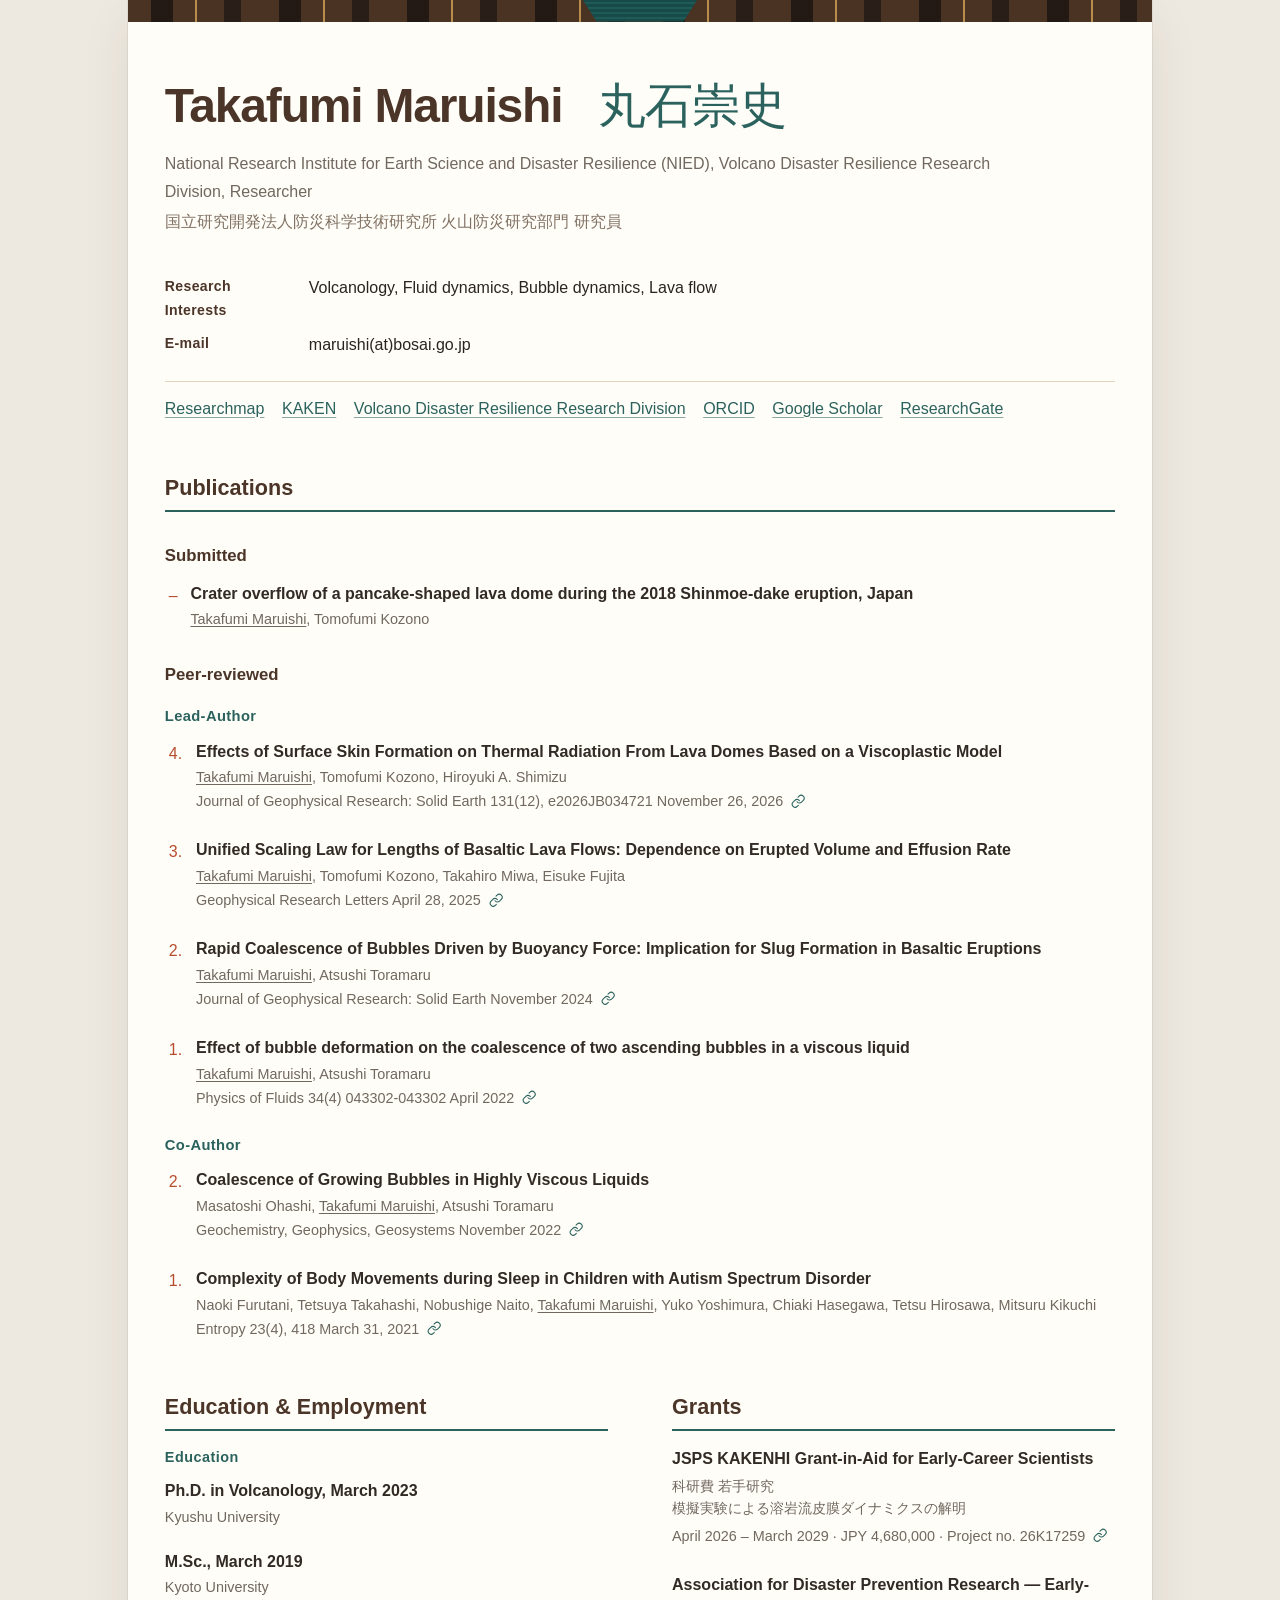
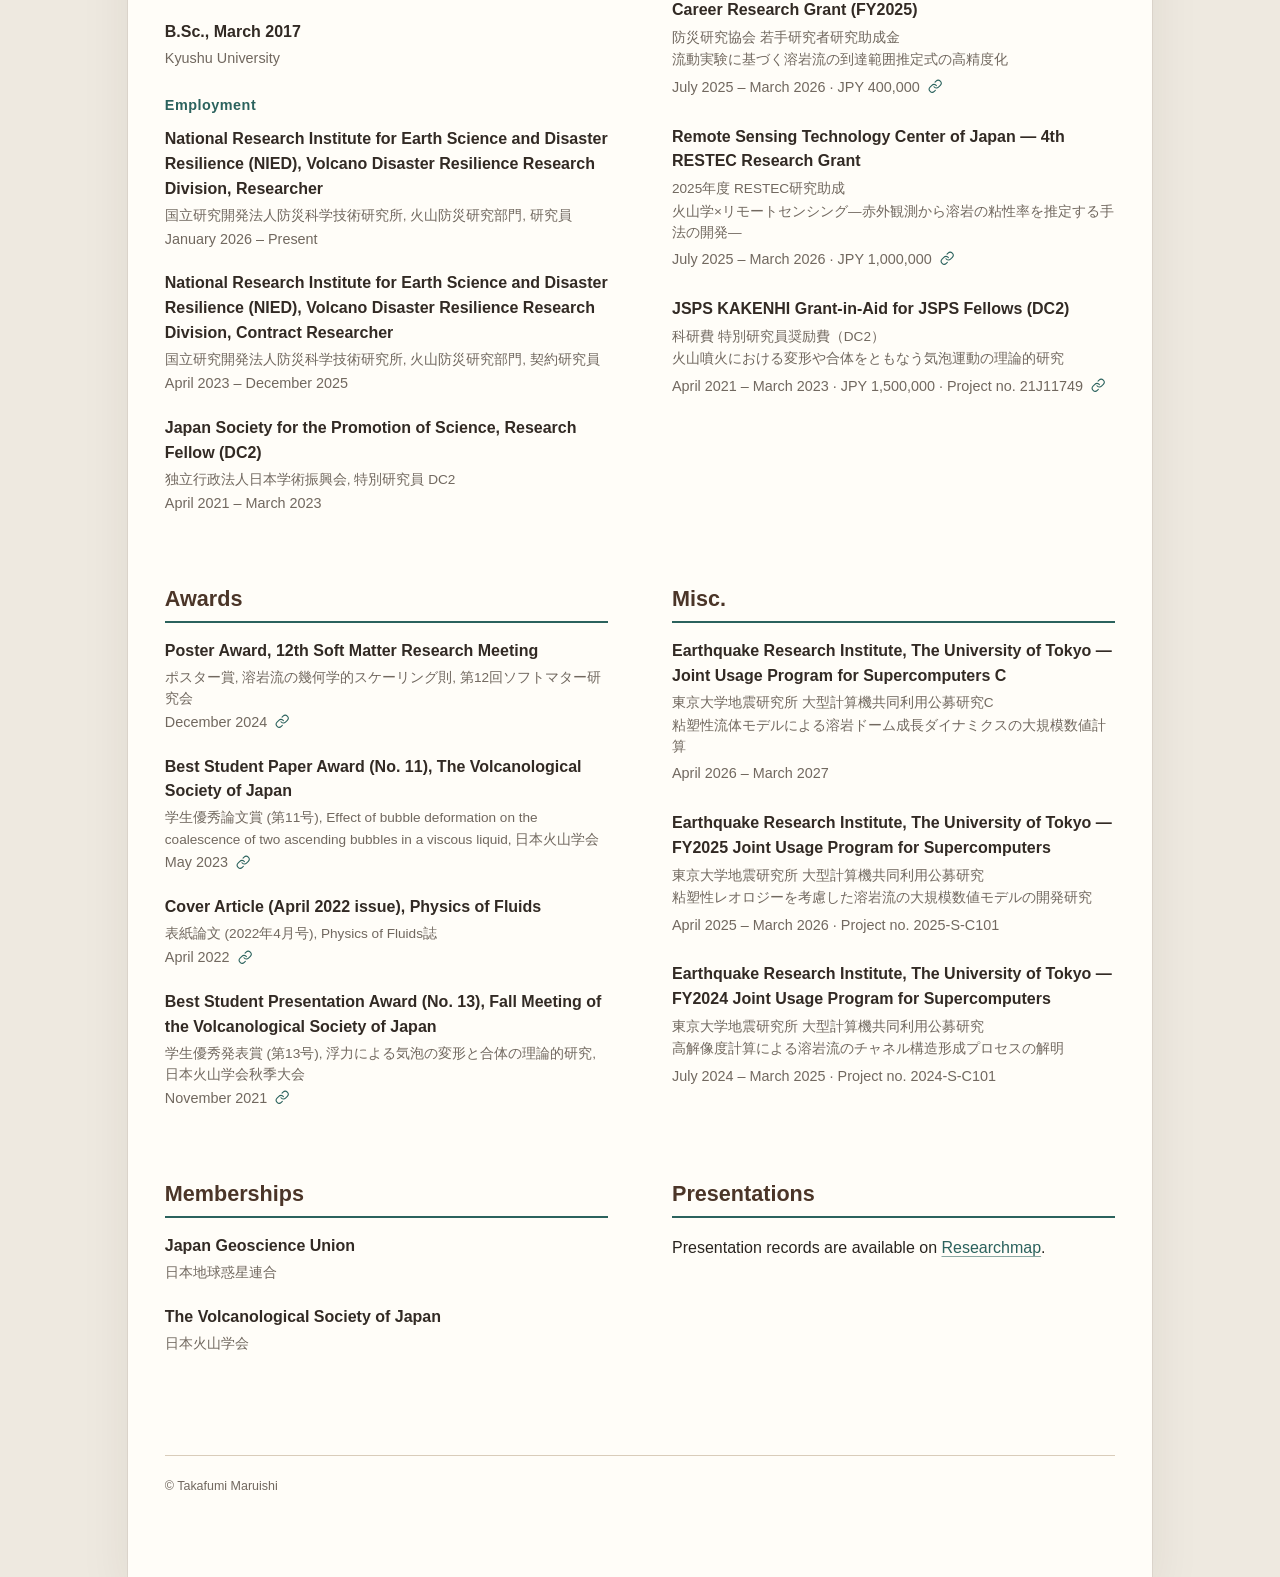
<file: docs/index.html>
<!doctype html>
<html lang="en">
<head>
  <meta charset="utf-8">
  <meta name="viewport" content="width=device-width, initial-scale=1">
  <meta name="description" content="Research profile of Takafumi Maruishi">
  <title>Takafumi Maruishi</title>
  <link rel="stylesheet" href="styles.css">
</head>
<body>
<header>
  <h1><span>Takafumi Maruishi</span><span lang="ja">丸石崇史</span></h1>
  <div class="affiliation">
    <p>National Research Institute for Earth Science and Disaster Resilience (NIED), Volcano Disaster Resilience Research Division, Researcher</p>
    <p lang="ja">国立研究開発法人防災科学技術研究所 火山防災研究部門 研究員</p>
  </div>
</header>

<main>
  <section class="profile">
    <dl>
      <div class="fact"><dt>Research Interests</dt><dd>Volcanology, Fluid dynamics, Bubble dynamics, Lava flow</dd></div>
      <div class="fact"><dt>E-mail</dt><dd>maruishi(at)bosai.go.jp</dd></div>
    </dl>
    <ul class="external-links" aria-label="External profiles">
      <li><a href="https://researchmap.jp/takafumi_maruishi" rel="noopener">Researchmap</a></li>
      <li><a href="https://nrid.nii.ac.jp/nrid/1000080983254/" rel="noopener">KAKEN</a></li>
      <li><a href="https://kazan.bosai.go.jp/" rel="noopener">Volcano Disaster Resilience Research Division</a></li>
      <li><a href="https://orcid.org/0000-0002-3188-3649" rel="noopener">ORCID</a></li>
      <li><a href="https://scholar.google.com/citations?user=ZWgzOBgAAAAJ&amp;hl=en" rel="noopener">Google Scholar</a></li>
      <li><a href="https://www.researchgate.net/profile/Takafumi-Maruishi" rel="noopener">ResearchGate</a></li>
    </ul>
  </section>

  <section>
    <h2>Publications</h2>
    <h3>Submitted</h3>
    <ul class="records submitted-publications">
      <li>

        <div class="record-title">Crater overflow of a pancake-shaped lava dome during the 2018 Shinmoe-dake eruption, Japan</div>
        <div class="meta publication-authors"><span class="self-author">Takafumi Maruishi</span>, Tomofumi Kozono</div>
      </li>
    </ul>
    <h3>Peer-reviewed</h3>
    <h4 class="publication-role">Lead-Author</h4>
    <ol class="records publications reversed-publications" reversed>
      <li value="4">
        <span class="publication-number" aria-hidden="true">4.</span>

        <div class="record-title">Effects of Surface Skin Formation on Thermal Radiation From Lava Domes Based on a Viscoplastic Model</div>
        <div class="meta publication-authors"><span class="self-author">Takafumi Maruishi</span>, Tomofumi Kozono, Hiroyuki A. Shimizu</div>
        <div class="meta">Journal of Geophysical Research: Solid Earth 131(12), e2026JB034721 November 26, 2026 <a class="source-link" href="https://doi.org/10.1029/2026JB034721" rel="noopener" aria-label="DOI for Effects of Surface Skin Formation on Thermal Radiation From Lava Domes Based on a Viscoplastic Model" title="Source">
          <svg viewBox="0 0 24 24" fill="none" stroke="#2b625d" stroke-width="1.8" stroke-linecap="round" stroke-linejoin="round" aria-hidden="true"><path d="M10 13a5 5 0 0 0 7.54.54l3-3a5 5 0 0 0-7.07-7.07l-1.72 1.71"/><path d="M14 11a5 5 0 0 0-7.54-.54l-3 3a5 5 0 0 0 7.07 7.07l1.71-1.71"/></svg>
        </a></div>
      </li>
      <li value="3">
        <span class="publication-number" aria-hidden="true">3.</span>

        <div class="record-title">Unified Scaling Law for Lengths of Basaltic Lava Flows: Dependence on Erupted Volume and Effusion Rate</div>
        <div class="meta publication-authors"><span class="self-author">Takafumi Maruishi</span>, Tomofumi Kozono, Takahiro Miwa, Eisuke Fujita</div>
        <div class="meta">Geophysical Research Letters April 28, 2025 <a class="source-link" href="https://doi.org/10.1029/2024GL113426" rel="noopener" aria-label="DOI for Unified Scaling Law for Lengths of Basaltic Lava Flows: Dependence on Erupted Volume and Effusion Rate" title="Source">
          <svg viewBox="0 0 24 24" fill="none" stroke="#2b625d" stroke-width="1.8" stroke-linecap="round" stroke-linejoin="round" aria-hidden="true"><path d="M10 13a5 5 0 0 0 7.54.54l3-3a5 5 0 0 0-7.07-7.07l-1.72 1.71"/><path d="M14 11a5 5 0 0 0-7.54-.54l-3 3a5 5 0 0 0 7.07 7.07l1.71-1.71"/></svg>
        </a></div>
      </li>
      <li value="2">
        <span class="publication-number" aria-hidden="true">2.</span>

        <div class="record-title">Rapid Coalescence of Bubbles Driven by Buoyancy Force: Implication for Slug Formation in Basaltic Eruptions</div>
        <div class="meta publication-authors"><span class="self-author">Takafumi Maruishi</span>, Atsushi Toramaru</div>
        <div class="meta">Journal of Geophysical Research: Solid Earth November 2024 <a class="source-link" href="https://doi.org/10.1029/2024JB029130" rel="noopener" aria-label="DOI for Rapid Coalescence of Bubbles Driven by Buoyancy Force: Implication for Slug Formation in Basaltic Eruptions" title="Source">
          <svg viewBox="0 0 24 24" fill="none" stroke="#2b625d" stroke-width="1.8" stroke-linecap="round" stroke-linejoin="round" aria-hidden="true"><path d="M10 13a5 5 0 0 0 7.54.54l3-3a5 5 0 0 0-7.07-7.07l-1.72 1.71"/><path d="M14 11a5 5 0 0 0-7.54-.54l-3 3a5 5 0 0 0 7.07 7.07l1.71-1.71"/></svg>
        </a></div>
      </li>
      <li value="1">
        <span class="publication-number" aria-hidden="true">1.</span>

        <div class="record-title">Effect of bubble deformation on the coalescence of two ascending bubbles in a viscous liquid</div>
        <div class="meta publication-authors"><span class="self-author">Takafumi Maruishi</span>, Atsushi Toramaru</div>
        <div class="meta">Physics of Fluids 34(4) 043302-043302 April 2022 <a class="source-link" href="https://doi.org/10.1063/5.0082506" rel="noopener" aria-label="DOI for Effect of bubble deformation on the coalescence of two ascending bubbles in a viscous liquid" title="Source">
          <svg viewBox="0 0 24 24" fill="none" stroke="#2b625d" stroke-width="1.8" stroke-linecap="round" stroke-linejoin="round" aria-hidden="true"><path d="M10 13a5 5 0 0 0 7.54.54l3-3a5 5 0 0 0-7.07-7.07l-1.72 1.71"/><path d="M14 11a5 5 0 0 0-7.54-.54l-3 3a5 5 0 0 0 7.07 7.07l1.71-1.71"/></svg>
        </a></div>
      </li>
    </ol>
    <h4 class="publication-role">Co-Author</h4>
    <ol class="records publications reversed-publications" reversed>
      <li value="2">
        <span class="publication-number" aria-hidden="true">2.</span>

        <div class="record-title">Coalescence of Growing Bubbles in Highly Viscous Liquids</div>
        <div class="meta publication-authors">Masatoshi Ohashi, <span class="self-author">Takafumi Maruishi</span>, Atsushi Toramaru</div>
        <div class="meta">Geochemistry, Geophysics, Geosystems November 2022 <a class="source-link" href="https://doi.org/10.1029/2022GC010618" rel="noopener" aria-label="DOI for Coalescence of Growing Bubbles in Highly Viscous Liquids" title="Source">
          <svg viewBox="0 0 24 24" fill="none" stroke="#2b625d" stroke-width="1.8" stroke-linecap="round" stroke-linejoin="round" aria-hidden="true"><path d="M10 13a5 5 0 0 0 7.54.54l3-3a5 5 0 0 0-7.07-7.07l-1.72 1.71"/><path d="M14 11a5 5 0 0 0-7.54-.54l-3 3a5 5 0 0 0 7.07 7.07l1.71-1.71"/></svg>
        </a></div>
      </li>
      <li value="1">
        <span class="publication-number" aria-hidden="true">1.</span>

        <div class="record-title">Complexity of Body Movements during Sleep in Children with Autism Spectrum Disorder</div>
        <div class="meta publication-authors">Naoki Furutani, Tetsuya Takahashi, Nobushige Naito, <span class="self-author">Takafumi Maruishi</span>, Yuko Yoshimura, Chiaki Hasegawa, Tetsu Hirosawa, Mitsuru Kikuchi</div>
        <div class="meta">Entropy 23(4), 418 March 31, 2021 <a class="source-link" href="https://doi.org/10.3390/e23040418" rel="noopener" aria-label="DOI for Complexity of Body Movements during Sleep in Children with Autism Spectrum Disorder" title="Source">
          <svg viewBox="0 0 24 24" fill="none" stroke="#2b625d" stroke-width="1.8" stroke-linecap="round" stroke-linejoin="round" aria-hidden="true"><path d="M10 13a5 5 0 0 0 7.54.54l3-3a5 5 0 0 0-7.07-7.07l-1.72 1.71"/><path d="M14 11a5 5 0 0 0-7.54-.54l-3 3a5 5 0 0 0 7.07 7.07l1.71-1.71"/></svg>
        </a></div>
      </li>
    </ol>
  </section>

  <section class="details-grid" aria-label="Curriculum vitae">
    <article class="detail-card">
      <h2>Education &amp; Employment</h2>
      <h3 class="detail-subheading first">Education</h3>
      <ol class="records">
      <li>
        <div class="record-title">Ph.D. in Volcanology, March 2023</div>
        <div class="meta">Kyushu University</div>
      </li>
      <li>
        <div class="record-title">M.Sc., March 2019</div>
        <div class="meta">Kyoto University</div>
      </li>
      <li>
        <div class="record-title">B.Sc., March 2017</div>
        <div class="meta">Kyushu University</div>
      </li>
      </ol>
      <h3 class="detail-subheading">Employment</h3>
      <ol class="records">
      <li>
        <div class="record-title">National Research Institute for Earth Science and Disaster Resilience (NIED), Volcano Disaster Resilience Research Division, Researcher</div>
        <div class="meta ja-note" lang="ja">国立研究開発法人防災科学技術研究所, 火山防災研究部門, 研究員</div>
        <div class="meta">January 2026 – Present</div>
      </li>
      <li>
        <div class="record-title">National Research Institute for Earth Science and Disaster Resilience (NIED), Volcano Disaster Resilience Research Division, Contract Researcher</div>
        <div class="meta ja-note" lang="ja">国立研究開発法人防災科学技術研究所, 火山防災研究部門, 契約研究員</div>
        <div class="meta">April 2023 – December 2025</div>
      </li>
      <li>
        <div class="record-title">Japan Society for the Promotion of Science, Research Fellow (DC2)</div>
        <div class="meta ja-note" lang="ja">独立行政法人日本学術振興会, 特別研究員 DC2</div>
        <div class="meta">April 2021 – March 2023</div>
      </li>
      </ol>
    </article>
    <article class="detail-card">
      <h2>Grants</h2>
      <ol class="records grants">
      <li>
        <div class="record-title">JSPS KAKENHI Grant-in-Aid for Early-Career Scientists</div>
        <div class="meta ja-note grant-program-ja" lang="ja">科研費 若手研究</div>
        <div class="meta ja-note grant-title" lang="ja">模擬実験による溶岩流皮膜ダイナミクスの解明</div>
        <div class="meta grant-meta">April 2026 – March 2029 · JPY 4,680,000 · Project no. 26K17259 <a class="source-link" href="https://kaken.nii.ac.jp/ja/grant/KAKENHI-PROJECT-26K17259/" rel="noopener" aria-label="Source for JSPS KAKENHI Grant-in-Aid for Early-Career Scientists" title="Source">
          <svg viewBox="0 0 24 24" fill="none" stroke="#2b625d" stroke-width="1.8" stroke-linecap="round" stroke-linejoin="round" aria-hidden="true"><path d="M10 13a5 5 0 0 0 7.54.54l3-3a5 5 0 0 0-7.07-7.07l-1.72 1.71"/><path d="M14 11a5 5 0 0 0-7.54-.54l-3 3a5 5 0 0 0 7.07 7.07l1.71-1.71"/></svg>
        </a></div>
      </li>
      <li>
        <div class="record-title">Association for Disaster Prevention Research — Early-Career Research Grant (FY2025)</div>
        <div class="meta ja-note grant-program-ja" lang="ja">防災研究協会 若手研究者研究助成金</div>
        <div class="meta ja-note grant-title" lang="ja">流動実験に基づく溶岩流の到達範囲推定式の高精度化</div>
        <div class="meta grant-meta">July 2025 – March 2026 · JPY 400,000 <a class="source-link" href="https://bosaikyo.jp/project.html" rel="noopener" aria-label="Source for Association for Disaster Prevention Research — Early-Career Research Grant (FY2025)" title="Source">
          <svg viewBox="0 0 24 24" fill="none" stroke="#2b625d" stroke-width="1.8" stroke-linecap="round" stroke-linejoin="round" aria-hidden="true"><path d="M10 13a5 5 0 0 0 7.54.54l3-3a5 5 0 0 0-7.07-7.07l-1.72 1.71"/><path d="M14 11a5 5 0 0 0-7.54-.54l-3 3a5 5 0 0 0 7.07 7.07l1.71-1.71"/></svg>
        </a></div>
      </li>
      <li>
        <div class="record-title">Remote Sensing Technology Center of Japan — 4th RESTEC Research Grant</div>
        <div class="meta ja-note grant-program-ja" lang="ja">2025年度 RESTEC研究助成</div>
        <div class="meta ja-note grant-title" lang="ja">火山学×リモートセンシング―赤外観測から溶岩の粘性率を推定する手法の開発―</div>
        <div class="meta grant-meta">July 2025 – March 2026 · JPY 1,000,000 <a class="source-link" href="https://www.restec.or.jp/about/research_grant_2025.html" rel="noopener" aria-label="Source for Remote Sensing Technology Center of Japan — 4th RESTEC Research Grant" title="Source">
          <svg viewBox="0 0 24 24" fill="none" stroke="#2b625d" stroke-width="1.8" stroke-linecap="round" stroke-linejoin="round" aria-hidden="true"><path d="M10 13a5 5 0 0 0 7.54.54l3-3a5 5 0 0 0-7.07-7.07l-1.72 1.71"/><path d="M14 11a5 5 0 0 0-7.54-.54l-3 3a5 5 0 0 0 7.07 7.07l1.71-1.71"/></svg>
        </a></div>
      </li>
      <li>
        <div class="record-title">JSPS KAKENHI Grant-in-Aid for JSPS Fellows (DC2)</div>
        <div class="meta ja-note grant-program-ja" lang="ja">科研費 特別研究員奨励費（DC2）</div>
        <div class="meta ja-note grant-title" lang="ja">火山噴火における変形や合体をともなう気泡運動の理論的研究</div>
        <div class="meta grant-meta">April 2021 – March 2023 · JPY 1,500,000 · Project no. 21J11749 <a class="source-link" href="https://kaken.nii.ac.jp/ja/grant/KAKENHI-PROJECT-21J11749/" rel="noopener" aria-label="Source for JSPS KAKENHI Grant-in-Aid for JSPS Fellows (DC2)" title="Source">
          <svg viewBox="0 0 24 24" fill="none" stroke="#2b625d" stroke-width="1.8" stroke-linecap="round" stroke-linejoin="round" aria-hidden="true"><path d="M10 13a5 5 0 0 0 7.54.54l3-3a5 5 0 0 0-7.07-7.07l-1.72 1.71"/><path d="M14 11a5 5 0 0 0-7.54-.54l-3 3a5 5 0 0 0 7.07 7.07l1.71-1.71"/></svg>
        </a></div>
      </li>
      </ol>
    </article>
    <article class="detail-card">
      <h2>Awards</h2>
      <ol class="records">
      <li>
        <div class="record-title">Poster Award, 12th Soft Matter Research Meeting</div>
        <div class="meta ja-note" lang="ja">ポスター賞, 溶岩流の幾何学的スケーリング則, 第12回ソフトマター研究会</div>
        <div class="meta">December 2024 <a class="source-link" href="https://softmatter.xsrv.jp/award.html" rel="noopener" aria-label="Source for Poster Award, 12th Soft Matter Research Meeting" title="Source">
          <svg viewBox="0 0 24 24" fill="none" stroke="#2b625d" stroke-width="1.8" stroke-linecap="round" stroke-linejoin="round" aria-hidden="true"><path d="M10 13a5 5 0 0 0 7.54.54l3-3a5 5 0 0 0-7.07-7.07l-1.72 1.71"/><path d="M14 11a5 5 0 0 0-7.54-.54l-3 3a5 5 0 0 0 7.07 7.07l1.71-1.71"/></svg>
        </a></div>
      </li>
      <li>
        <div class="record-title">Best Student Paper Award (No. 11), The Volcanological Society of Japan</div>
        <div class="meta ja-note" lang="ja">学生優秀論文賞 (第11号), Effect of bubble deformation on the coalescence of two ascending bubbles in a viscous liquid, 日本火山学会</div>
        <div class="meta">May 2023 <a class="source-link" href="https://kazan-g.sakura.ne.jp/J/doc/awards/VSJ_Best_Student_Paper_Award/11.html" rel="noopener" aria-label="Source for Best Student Paper Award (No. 11), The Volcanological Society of Japan" title="Source">
          <svg viewBox="0 0 24 24" fill="none" stroke="#2b625d" stroke-width="1.8" stroke-linecap="round" stroke-linejoin="round" aria-hidden="true"><path d="M10 13a5 5 0 0 0 7.54.54l3-3a5 5 0 0 0-7.07-7.07l-1.72 1.71"/><path d="M14 11a5 5 0 0 0-7.54-.54l-3 3a5 5 0 0 0 7.07 7.07l1.71-1.71"/></svg>
        </a></div>
      </li>
      <li>
        <div class="record-title">Cover Article (April 2022 issue), Physics of Fluids</div>
        <div class="meta ja-note" lang="ja">表紙論文 (2022年4月号), Physics of Fluids誌</div>
        <div class="meta">April 2022 <a class="source-link" href="https://pubs.aip.org/aip/pof/issue/34/4" rel="noopener" aria-label="Source for Cover Article (April 2022 issue), Physics of Fluids" title="Source">
          <svg viewBox="0 0 24 24" fill="none" stroke="#2b625d" stroke-width="1.8" stroke-linecap="round" stroke-linejoin="round" aria-hidden="true"><path d="M10 13a5 5 0 0 0 7.54.54l3-3a5 5 0 0 0-7.07-7.07l-1.72 1.71"/><path d="M14 11a5 5 0 0 0-7.54-.54l-3 3a5 5 0 0 0 7.07 7.07l1.71-1.71"/></svg>
        </a></div>
      </li>
      <li>
        <div class="record-title">Best Student Presentation Award (No. 13), Fall Meeting of the Volcanological Society of Japan</div>
        <div class="meta ja-note" lang="ja">学生優秀発表賞 (第13号), 浮力による気泡の変形と合体の理論的研究, 日本火山学会秋季大会</div>
        <div class="meta">November 2021 <a class="source-link" href="https://kazan-g.sakura.ne.jp/J/doc/jyushoulist.html" rel="noopener" aria-label="Source for Best Student Presentation Award (No. 13), Fall Meeting of the Volcanological Society of Japan" title="Source">
          <svg viewBox="0 0 24 24" fill="none" stroke="#2b625d" stroke-width="1.8" stroke-linecap="round" stroke-linejoin="round" aria-hidden="true"><path d="M10 13a5 5 0 0 0 7.54.54l3-3a5 5 0 0 0-7.07-7.07l-1.72 1.71"/><path d="M14 11a5 5 0 0 0-7.54-.54l-3 3a5 5 0 0 0 7.07 7.07l1.71-1.71"/></svg>
        </a></div>
      </li>
      </ol>
    </article>
    <article class="detail-card">
      <h2>Misc.</h2>
      <ol class="records grants">
      <li>
        <div class="record-title">Earthquake Research Institute, The University of Tokyo — Joint Usage Program for Supercomputers C</div>
        <div class="meta ja-note grant-program-ja" lang="ja">東京大学地震研究所 大型計算機共同利用公募研究C</div>
        <div class="meta ja-note grant-title" lang="ja">粘塑性流体モデルによる溶岩ドーム成長ダイナミクスの大規模数値計算</div>
        <div class="meta grant-meta">April 2026 – March 2027</div>
      </li>
      <li>
        <div class="record-title">Earthquake Research Institute, The University of Tokyo — FY2025 Joint Usage Program for Supercomputers</div>
        <div class="meta ja-note grant-program-ja" lang="ja">東京大学地震研究所 大型計算機共同利用公募研究</div>
        <div class="meta ja-note grant-title" lang="ja">粘塑性レオロジーを考慮した溶岩流の大規模数値モデルの開発研究</div>
        <div class="meta grant-meta">April 2025 – March 2026 · Project no. 2025-S-C101</div>
      </li>
      <li>
        <div class="record-title">Earthquake Research Institute, The University of Tokyo — FY2024 Joint Usage Program for Supercomputers</div>
        <div class="meta ja-note grant-program-ja" lang="ja">東京大学地震研究所 大型計算機共同利用公募研究</div>
        <div class="meta ja-note grant-title" lang="ja">高解像度計算による溶岩流のチャネル構造形成プロセスの解明</div>
        <div class="meta grant-meta">July 2024 – March 2025 · Project no. 2024-S-C101</div>
      </li>
      </ol>
    </article>
    <article class="detail-card">
      <h2>Memberships</h2>
      <ol class="records">
      <li>
        <div class="record-title">Japan Geoscience Union</div>
        <div class="meta ja-note" lang="ja">日本地球惑星連合</div>

      </li>
      <li>
        <div class="record-title">The Volcanological Society of Japan</div>
        <div class="meta ja-note" lang="ja">日本火山学会</div>

      </li>
      </ol>
    </article>
    <article class="detail-card compact">
      <h2>Presentations</h2>
      <p>Presentation records are available on <a href="https://researchmap.jp/takafumi_maruishi" rel="noopener">Researchmap</a>.</p>
    </article>
  </section>
</main>

<footer>© Takafumi Maruishi</footer>
</body>
</html>
</file>
<file: docs/styles.css>
:root {
  --text: #29241f;
  --muted: #71685f;
  --line: #d9ccba;
  --link: #2b625d;
  --teal-deep: #174b49;
  --teal-soft: #2c6762;
  --brown: #4b3528;
  --tan: #a77c43;
  --rust: #b74d2d;
  --paper: #fffdf8;
  --canvas: #eee9e0;
}

* { box-sizing: border-box; }
html { color-scheme: light; background: var(--canvas); }
body {
  position: relative;
  max-width: 64rem;
  margin: 0 auto;
  padding: 4.8rem 2.3rem 5rem;
  overflow: visible;
  color: var(--text);
  background: var(--paper);
  box-shadow: 0 0 0 1px rgba(75, 53, 40, 0.08), 0 1.2rem 3rem rgba(55, 42, 31, 0.08);
  font-family: -apple-system, BlinkMacSystemFont, "Segoe UI", "Noto Sans JP", sans-serif;
  font-size: 16px;
  line-height: 1.72;
}

body::before {
  position: absolute;
  top: 0;
  right: 0;
  left: 0;
  height: 1.35rem;
  background-color: #4b3324;
  background-image:
    linear-gradient(90deg, transparent 0 18%, rgba(24, 19, 16, 0.8) 18% 35%, transparent 35% 52%, rgba(203, 156, 85, 0.85) 52% 54%, transparent 54% 75%, rgba(28, 22, 18, 0.7) 75% 88%, transparent 88%),
    linear-gradient(0deg, transparent 0 36%, rgba(221, 180, 105, 0.72) 36% 43%, transparent 43% 70%, rgba(25, 20, 17, 0.75) 70% 83%, transparent 83%);
  background-size: 8rem 8rem;
  content: "";
}
body::after {
  position: absolute;
  top: 0;
  left: 50%;
  width: 8.5rem;
  height: 1.35rem;
  transform: translateX(-50%);
  clip-path: polygon(8% 0, 92% 0, 82% 100%, 18% 100%);
  background: repeating-linear-gradient(0deg, var(--teal-deep) 0 3px, #1f5a56 3px 5px);
  content: "";
}

a { color: var(--link); text-decoration-color: rgba(43, 98, 93, 0.55); text-underline-offset: 0.18em; }
a:hover { color: var(--rust); text-decoration-color: currentColor; }
header { margin-bottom: 2.4rem; }
h1 { margin: 0; color: var(--brown); font-size: clamp(2rem, 6vw, 3rem); line-height: 1.2; letter-spacing: -0.025em; }
h1 span { display: inline-block; white-space: nowrap; }
h1 span + span { margin-left: 0.75em; }
h1 [lang="ja"] { color: var(--link); font-weight: 500; }
.affiliation { max-width: 52rem; margin-top: 1rem; color: var(--muted); }
.affiliation p { margin: 0.15rem 0; }
.affiliation [lang="ja"] { color: #817263; }

section { margin-top: 3.2rem; }
h2 { margin: 0 0 1.2rem; padding-bottom: 0.5rem; border-bottom: 2px solid var(--link); color: var(--brown); font-size: 1.35rem; line-height: 1.35; }
h3 { margin: 2rem 0 0.85rem; color: var(--brown); font-size: 1.05rem; line-height: 1.4; }
.publication-role { margin: 1.25rem 0 0.8rem; color: var(--link); font-size: 0.92rem; line-height: 1.4; letter-spacing: 0.025em; }
.profile {
  margin-top: 0;
}
.profile dl { margin: 0; }
.fact { display: grid; grid-template-columns: 8rem 1fr; gap: 1rem; margin: 0.55rem 0; }
.fact dt { color: var(--brown); font-size: 0.88rem; font-weight: 650; letter-spacing: 0.025em; }
.fact dd { margin: 0; }

.external-links { display: flex; flex-wrap: wrap; gap: 0.35rem 1.1rem; margin: 1.4rem 0 0; padding: 0.8rem 0 0; border-top: 1px solid rgba(167, 124, 67, 0.32); list-style: none; }
.external-links li { margin: 0; }
.compact p { margin: 0; }
.empty { margin: 0; color: var(--muted); }

.details-grid { display: grid; grid-template-columns: repeat(2, minmax(0, 1fr)); gap: 3rem 4rem; align-items: start; }
.detail-card { min-width: 0; }
.detail-card h2 { margin-bottom: 1rem; }
.detail-subheading { margin: 1.6rem 0 0.75rem; color: var(--link); font-size: 0.9rem; font-weight: 650; letter-spacing: 0.035em; }
.detail-subheading.first { margin-top: 0; }

.records { margin: 0; padding: 0; list-style: none; }
.records li { margin: 0 0 1.35rem; }
.publications { padding-left: 1.6rem; list-style: decimal; }
.publications li { margin-bottom: 1.6rem; padding-left: 0.35rem; }
.publications li::marker { color: var(--rust); font-variant-numeric: tabular-nums; }
.reversed-publications { list-style: none; }
.reversed-publications li { position: relative; }
.publication-number { position: absolute; left: -1.35rem; color: var(--rust); font-variant-numeric: tabular-nums; font-weight: 500; }
.submitted-publications { padding-left: 1.6rem; }
.submitted-publications li { position: relative; margin-bottom: 1.6rem; }
.submitted-publications li::before { position: absolute; left: -1.35rem; content: "–"; color: var(--rust); }
.self-author { text-decoration: underline; text-decoration-thickness: 0.08em; text-underline-offset: 0.14em; }
.record-title { color: #322a24; font-weight: 650; line-height: 1.55; }
.meta { margin-top: 0.12rem; color: var(--muted); font-size: 0.9rem; line-height: 1.55; }
.ja-note { display: block; margin-top: 0.2rem; color: var(--muted); font-size: 0.85rem; font-weight: 400; }
.source-link { display: inline-block; width: 0.9rem; height: 0.9rem; margin-left: 0.25rem; line-height: 0; vertical-align: -0.1rem; }
.source-link svg { display: block; width: 0.9rem; height: 0.9rem; }
.grants li { margin-bottom: 1.65rem; }
.grant-program-ja { margin-top: 0.25rem; color: var(--muted); font-weight: 400; }
.grant-title { margin-top: 0.08rem; line-height: 1.55; }
.grant-meta { margin-top: 0.35rem; }

footer { margin-top: 5rem; padding-top: 1.2rem; border-top: 1px solid var(--line); color: var(--muted); font-size: 0.78rem; }

@media (max-width: 560px) {
  body { padding: 3.8rem 1.15rem 4rem; box-shadow: none; }
  h1 span { display: block; }
  h1 span + span { margin: 0.25rem 0 0; }
  .fact { grid-template-columns: 1fr; gap: 0; margin-bottom: 1rem; }
  .details-grid { grid-template-columns: 1fr; gap: 2.5rem; }
}

@media print {
  html { background: #fff; }
  body { max-width: none; padding: 0; overflow: visible; background: #fff; box-shadow: none; font-size: 10pt; }
  body::before, body::after { display: none; }
  header { margin-bottom: 1.6rem; }
  h1 { color: var(--brown); font-size: 24pt; white-space: nowrap; text-shadow: none; }
  h1 [lang="ja"] { color: var(--link); }
  .affiliation, .affiliation [lang="ja"] { color: var(--muted); text-shadow: none; }
  section { margin-top: 1.8rem; }
  .details-grid { gap: 2rem 2.5rem; }
  footer { display: none; }
}
</file>
